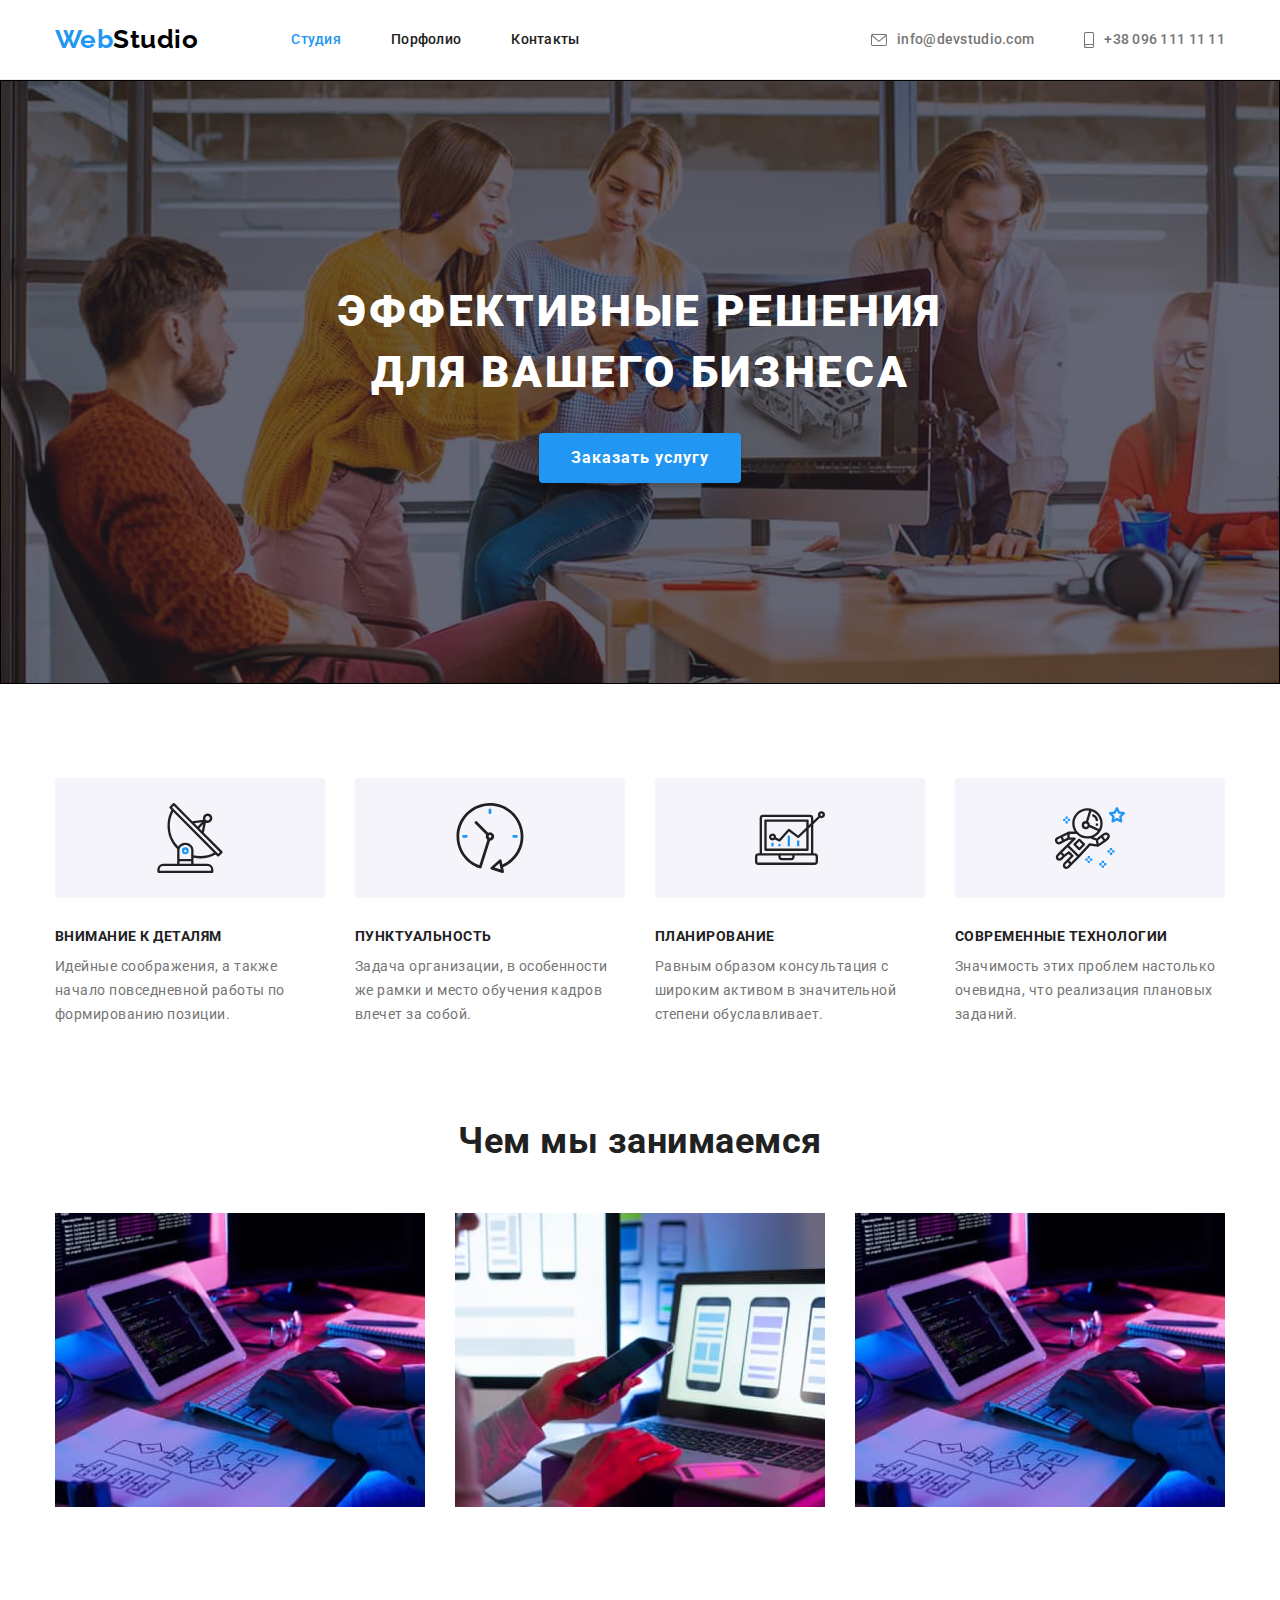
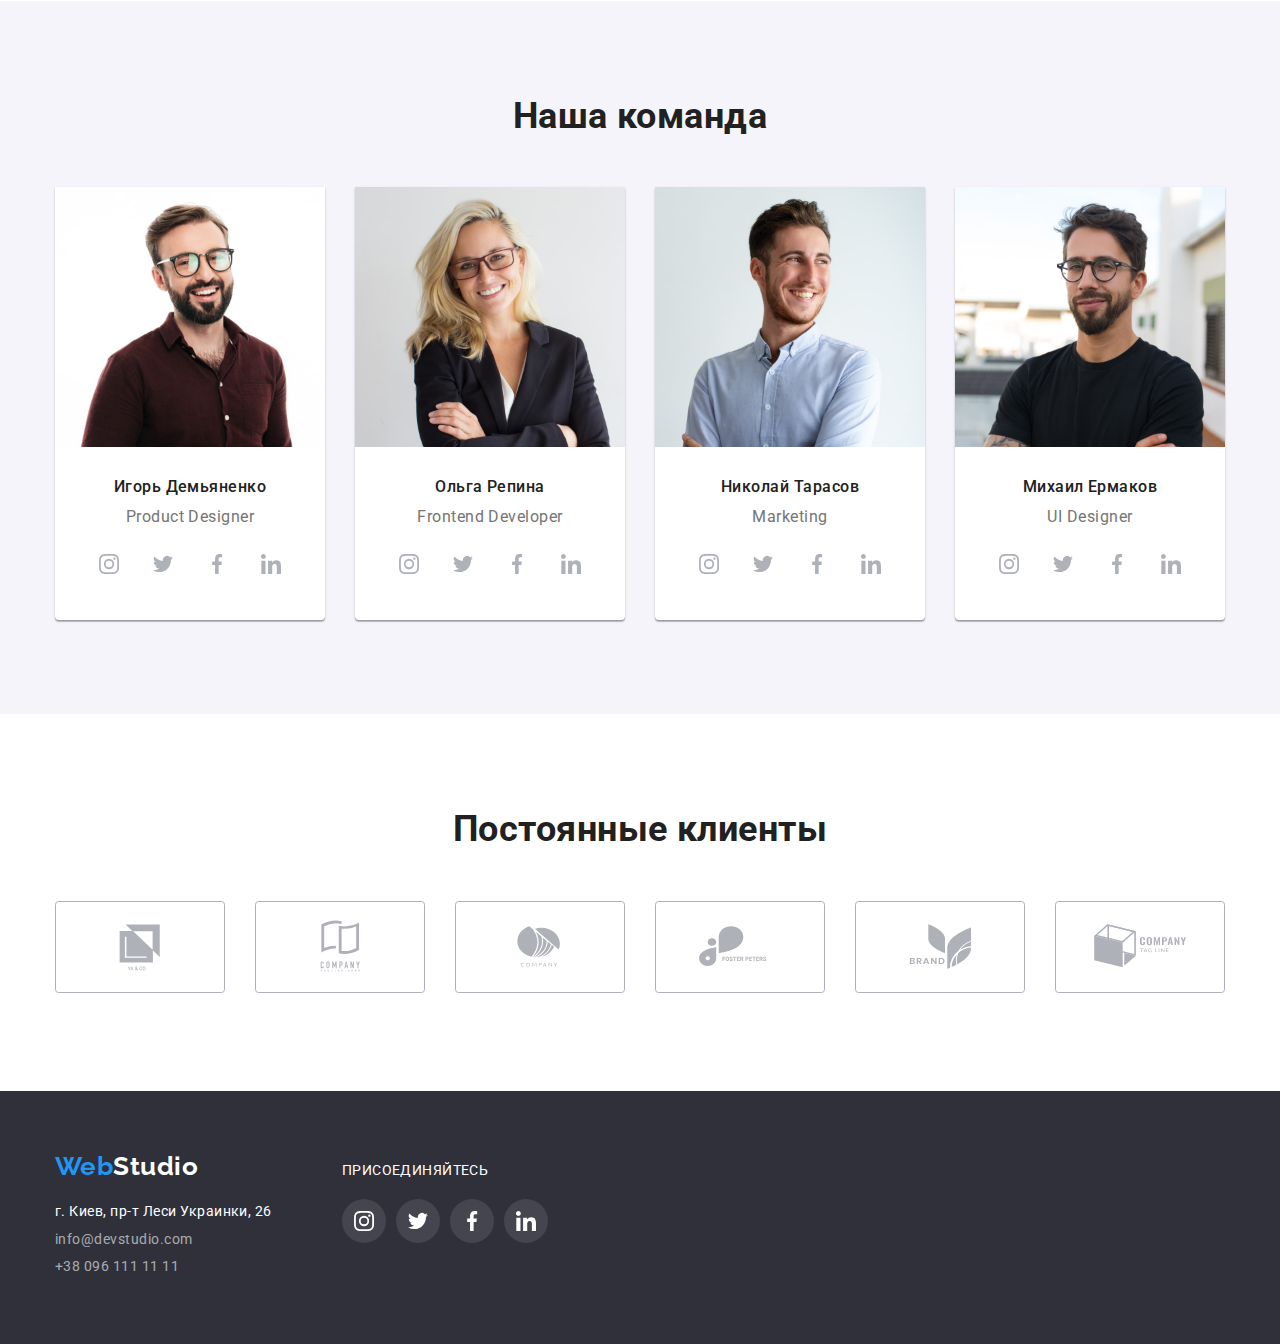
<file: index.html>
<!DOCTYPE html>
<html lang="ru">
  <head>
    <meta charset="UTF-8" />
    <meta http-equiv="X-UA-Compatible" content="IE=edge" />
    <meta name="viewport" content="width=device-width, initial-scale=1.0" />
    <meta
      name="description"
      content="Веб студия по разработке сайтов
    "
    />
    <title>Веб студия</title>
    <!--======================FONTS======================-->
    <link rel="preconnect" href="https://fonts.gstatic.com" />
    <link
      href="https://fonts.googleapis.com/css2?family=Raleway:wght@700&family=Roboto:wght@400;500;700;900&display=swap"
      rel="stylesheet"
    />
    <!--======================нормализатор стилей modern-nomalize======================-->
    <link
      rel="stylesheet"
      href="https://cdnjs.cloudflare.com/ajax/libs/modern-normalize/1.0.0/modern-normalize.min.css"
    />
    <!---======================CSS======================-->
    <link rel="stylesheet" href="./css/styles.css" />
  </head>
  <body>
    <!--======================HEADER======================-->
    <header class="top-header">
      <div class="container header-container">
        <nav class="navigation">
          <a class="logo-link link" href="./index.html" title="Логотип компании" lang="en"
            >Web<span class="part-logo-link link">Studio</span></a
          >
          <ul class="menu-list list">
            <li class="menu-item">
              <a class="menu-link link current" href="./index.html" title="Студия">Студия</a>
            </li>
            <li class="menu-item">
              <a class="menu-link link" href="./portfolio.html" title="Портфолио">Порфолио</a>
            </li>
            <li class="menu-item">
              <a class="menu-link link" href="./index.html" title="Контакты">Контакты</a>
            </li>
          </ul>
        </nav>
        <ul class="contacts-header list">
          <li class="contacts-header-item">
            <a class="contacts-header-link link" href="mailto:info@devstudio.com" lang="en">
              <svg class="icon-header" width="16" height="12">
                <use href="./images/icons.svg#icon-envelope"></use>
              </svg>
              info@devstudio.com</a
            >
          </li>
          <li class="contacts-header-item">
            <a class="contacts-header-link link" href="tel:+380961111111"
              ><svg class="icon-header" width="10" height="16">
                <use href="./images/icons.svg#icon-smartphone"></use>
              </svg>
              +38 096 111 11 11</a
            >
          </li>
        </ul>
      </div>
    </header>
    <main>
      <!--======================SECTION HERO======================-->
      <section class="hero">
        <div class="container">
          <h1 class="hero-title">эффективные решения<br />для вашего бизнеса</h1>
          <button class="button-order" type="button">Заказать услугу</button>
        </div>
      </section>
      <!--======================SECTION ADVANTAGES======================-->
      <section class="advantages">
        <div class="container">
          <h2 class="hidden-title">Наши преймущества</h2>
          <ul class="advantages-list list">
            <li class="advantages-item">
              <div class="box-icons">
                <svg width="70" height="70">
                  <use href="./images/icons.svg#icon-antenna"></use>
                </svg>
              </div>
              <h3 class="advantages-subtitle">Внимание к деталям</h3>
              <p class="advantages-paragraph">
                Идейные соображения, а также начало повседневной работы по формированию позиции.
              </p>
            </li>
            <li class="advantages-item">
              <div class="box-icons">
                <svg width="70" height="70">
                  <use href="./images/icons.svg#icon-clock"></use>
                </svg>
              </div>
              <h3 class="advantages-subtitle">Пунктуальность</h3>
              <p class="advantages-paragraph">
                Задача организации, в особенности же рамки и место обучения кадров влечет за собой.
              </p>
            </li>
            <li class="advantages-item">
              <div class="box-icons">
                <svg width="70" height="70">
                  <use href="./images/icons.svg#icon-diagram"></use>
                </svg>
              </div>
              <h3 class="advantages-subtitle">Планирование</h3>
              <p class="advantages-paragraph">
                Равным образом консультация с широким активом в значительной степени обуславливает.
              </p>
            </li>
            <li class="advantages-item">
              <div class="box-icons">
                <svg width="70" height="70">
                  <use href="./images/icons.svg#icon-astronaut"></use>
                </svg>
              </div>
              <h3 class="advantages-subtitle">Современные технологии</h3>
              <p class="advantages-paragraph">
                Значимость этих проблем настолько очевидна, что реализация плановых заданий.
              </p>
            </li>
          </ul>
        </div>
      </section>
      <!--======================SECTION WORK======================-->
      <section class="work">
        <div class="container">
          <h2 class="headlines">Чем мы занимаемся</h2>
          <ul class="work-list list">
            <li class="work-item">
              <img
                class="work-img"
                src="./images/works-computer.jpg"
                alt="Сотрудник работает за компьютером"
                width="370"
                height="294"
              />
            </li>
            <li class="work-item">
              <img
                class="work-img"
                src="./images/works-laptop.jpg"
                alt="Сотрудник работает за ноутбуком"
                width="370"
                height="294"
              />
            </li>
            <li class="work-item">
              <img
                class="work-img"
                src="./images/works-computer.jpg"
                alt="Сотрудник работает за компьютером"
                width="370"
                height="294"
              />
            </li>
          </ul>
        </div>
      </section>
      <!--======================SECTION TEAM======================-->
      <section class="team section">
        <div class="container">
          <h2 class="headlines">Наша команда</h2>
          <ul class="team-list list">
            <li class="team-item">
              <div class="team-card">
                <img
                  class="team-img"
                  src="./images/product-designer.jpg"
                  alt="Игорь Демьяненко"
                  width="270"
                  height="260"
                />
                <h3 class="team-name-title">Игорь Демьяненко</h3>
                <p class="team-post-paragraph" lang="en">Product Designer</p>
                <ul class="social-links-list link list">
                  <li>
                    <a
                      class="social-link-team-card"
                      href="https://www.instagram.com/"
                      target="_blank"
                    >
                      <svg class="social-page" width="44" height="44">
                        <use href="./images/icons.svg#icon-instagram"></use>
                      </svg>
                    </a>
                  </li>
                  <li>
                    <a
                      class="social-link-team-card"
                      href="https://twitter.com/?lang=uk"
                      target="_blank"
                    >
                      <svg class="social-page" width="44" height="44">
                        <use href="./images/icons.svg#icon-twitter"></use>
                      </svg>
                    </a>
                  </li>
                  <li>
                    <a
                      class="social-link-team-card"
                      href="https://www.facebook.com/"
                      target="_blank"
                    >
                      <svg class="social-page" width="44" height="44">
                        <use href="./images/icons.svg#icon-facebook"></use>
                      </svg>
                    </a>
                  </li>
                  <li>
                    <a
                      class="social-link-team-card"
                      href="https://www.linkedin.com/"
                      target="_blank"
                    >
                      <svg class="social-page" width="44" height="44">
                        <use href="./images/icons.svg#icon-linkedin"></use>
                      </svg>
                    </a>
                  </li>
                </ul>
              </div>
            </li>
            <li class="team-item">
              <div class="team-card">
                <img
                  class="team-img"
                  src="./images/frontend-developer.jpg"
                  alt="Ольга Репина"
                  width="270"
                  height="260"
                />
                <h3 class="team-name-title">Ольга Репина</h3>
                <p class="team-post-paragraph" lang="en">Frontend Developer</p>
                <ul class="social-links-list link list">
                  <li>
                    <a
                      class="social-link-team-card"
                      href="https://www.instagram.com/"
                      target="_blank"
                    >
                      <svg class="social-page" width="44" height="44">
                        <use href="./images/icons.svg#icon-instagram"></use>
                      </svg>
                    </a>
                  </li>
                  <li>
                    <a
                      class="social-link-team-card"
                      href="https://twitter.com/?lang=uk"
                      target="_blank"
                    >
                      <svg class="social-page" width="44" height="44">
                        <use href="./images/icons.svg#icon-twitter"></use>
                      </svg>
                    </a>
                  </li>
                  <li>
                    <a
                      class="social-link-team-card"
                      href="https://www.facebook.com/"
                      target="_blank"
                    >
                      <svg class="social-page" width="44" height="44">
                        <use href="./images/icons.svg#icon-facebook"></use>
                      </svg>
                    </a>
                  </li>
                  <li>
                    <a
                      class="social-link-team-card"
                      href="https://www.linkedin.com/"
                      target="_blank"
                    >
                      <svg class="social-page" width="44" height="44">
                        <use href="./images/icons.svg#icon-linkedin"></use>
                      </svg>
                    </a>
                  </li>
                </ul>
              </div>
            </li>
            <li class="team-item">
              <div class="team-card">
                <img
                  class="team-img"
                  src="./images/marketing.jpg"
                  alt="Николай Тарасов"
                  width="270"
                  height="260"
                />
                <h3 class="team-name-title">Николай Тарасов</h3>
                <p class="team-post-paragraph" lang="en">Marketing</p>
                <ul class="social-links-list link list">
                  <li>
                    <a
                      class="social-link-team-card"
                      href="https://www.instagram.com/"
                      target="_blank"
                    >
                      <svg class="social-page" width="44" height="44">
                        <use href="./images/icons.svg#icon-instagram"></use>
                      </svg>
                    </a>
                  </li>
                  <li>
                    <a
                      class="social-link-team-card"
                      href="https://twitter.com/?lang=uk"
                      target="_blank"
                    >
                      <svg class="social-page" width="44" height="44">
                        <use href="./images/icons.svg#icon-twitter"></use>
                      </svg>
                    </a>
                  </li>
                  <li>
                    <a
                      class="social-link-team-card"
                      href="https://www.facebook.com/"
                      target="_blank"
                    >
                      <svg class="social-page" width="44" height="44">
                        <use href="./images/icons.svg#icon-facebook"></use>
                      </svg>
                    </a>
                  </li>
                  <li>
                    <a
                      class="social-link-team-card"
                      href="https://www.linkedin.com/"
                      target="_blank"
                    >
                      <svg class="social-page" width="44" height="44">
                        <use href="./images/icons.svg#icon-linkedin"></use>
                      </svg>
                    </a>
                  </li>
                </ul>
              </div>
            </li>
            <li class="team-item">
              <div class="team-card">
                <img
                  class="team-img"
                  src="./images/ul-designer.jpg"
                  alt="Михаил Ермаков"
                  width="270"
                  height="260"
                />
                <h3 class="team-name-title">Михаил Ермаков</h3>
                <p class="team-post-paragraph" lang="en">UI Designer</p>
                <ul class="social-links-list link list">
                  <li>
                    <a
                      class="social-link-team-card"
                      href="https://www.instagram.com/"
                      target="_blank"
                    >
                      <svg class="social-page" width="44" height="44">
                        <use href="./images/icons.svg#icon-instagram"></use>
                      </svg>
                    </a>
                  </li>
                  <li>
                    <a
                      class="social-link-team-card"
                      href="https://twitter.com/?lang=uk"
                      target="_blank"
                    >
                      <svg class="social-page" width="44" height="44">
                        <use href="./images/icons.svg#icon-twitter"></use>
                      </svg>
                    </a>
                  </li>
                  <li>
                    <a
                      class="social-link-team-card"
                      href="https://www.facebook.com/"
                      target="_blank"
                    >
                      <svg class="social-page" width="44" height="44">
                        <use href="./images/icons.svg#icon-facebook"></use>
                      </svg>
                    </a>
                  </li>
                  <li>
                    <a
                      class="social-link-team-card"
                      href="https://www.linkedin.com/"
                      target="_blank"
                    >
                      <svg class="social-page" width="44" height="44">
                        <use href="./images/icons.svg#icon-linkedin"></use>
                      </svg>
                    </a>
                  </li>
                </ul>
              </div>
            </li>
          </ul>
        </div>
      </section>
      <!--=======================CLIENTS=========================-->
      <section class="clients">
        <div class="container">
          <h2 class="headlines">Постоянные клиенты</h2>
          <ul class="clients-list list">
            <li>
              <a class="client-link" href="" target="_blank">
                <svg class="client-page" width="170" height="92">
                  <use href="./images/icons.svg#icon-client-one"></use>
                </svg>
              </a>
            </li>
            <li>
              <a class="client-link" href="" target="_blank">
                <svg class="client-page" width="170" height="92">
                  <use href="./images/icons.svg#icon-client-two"></use>
                </svg>
              </a>
            </li>
            <li>
              <a class="client-link" href="" target="_blank">
                <svg class="client-page" width="170" height="92">
                  <use href="./images/icons.svg#icon-client-three"></use>
                </svg>
              </a>
            </li>
            <li>
              <a class="client-link" href="" target="_blank">
                <svg class="client-page" width="170" height="92">
                  <use href="./images/icons.svg#icon-client-four"></use>
                </svg>
              </a>
            </li>
            <li>
              <a class="client-link" href="" target="_blank">
                <svg class="client-page" width="170" height="92">
                  <use href="./images/icons.svg#icon-client-five"></use>
                </svg>
              </a>
            </li>
            <li>
              <a class="client-link" href="" target="_blank">
                <svg class="client-page" width="170" height="92">
                  <use href="./images/icons.svg#icon-client-six"></use>
                </svg>
              </a>
            </li>
          </ul>
        </div>
      </section>
    </main>
    <!--======================FOOTER======================-->
    <footer class="bottom-footer">
      <div class="container">
        <ul class="footer-list list">
          <li>
            <a class="logo-link link" href="./index.html" title="Логотип компании" lang="en"
              >Web<span class="option-logo link">Studio</span></a
            >
            <address class="address-font-style">
              <ul class="contacts-footer-list list">
                <li class="contacts-item contacts-footer-item">
                  <a
                    class="contacts-footer link"
                    href="https://goo.gl/maps/wDVfCGWacjPR4fe57"
                    target="_blank"
                    rel="noopener noreferrer"
                    >г. Киев, пр-т Леси Украинки, 26</a
                  >
                </li>
                <li class="contacts-item">
                  <a
                    class="contacts-footer contacts-footer-addcolor link"
                    href="mailto:info@devstudio.com"
                    lang="en"
                    >info@devstudio.com</a
                  >
                </li>
                <li class="contacts-item">
                  <a class="contacts-footer contacts-footer-addcolor link" href="tel:+380961111111"
                    >+38 096 111 11 11</a
                  >
                </li>
              </ul>
            </address>
          </li>
          <li class="join">
            <p class="footer-paragraph">присоединяйтесь</p>
            <ul class="social-links-list-footer link list">
              <li class="social-links-item-footer">
                <a class="social-link-footer" href="https://www.instagram.com/" target="_blank">
                  <svg class="social-page-footer" width="44" height="44">
                    <use href="./images/icons.svg#icon-instagram"></use>
                  </svg>
                </a>
              </li>
              <li class="social-links-item-footer">
                <a class="social-link-footer" href="https://twitter.com/?lang=uk" target="_blank">
                  <svg class="social-page-footer" width="44" height="44">
                    <use href="./images/icons.svg#icon-twitter"></use>
                  </svg>
                </a>
              </li>
              <li class="social-links-item-footer">
                <a class="social-link-footer" href="https://www.facebook.com/" target="_blank">
                  <svg class="social-page-footer" width="44" height="44">
                    <use href="./images/icons.svg#icon-facebook"></use>
                  </svg>
                </a>
              </li>
              <li class="social-links-item-footer">
                <a class="social-link-footer" href="https://www.linkedin.com/" target="_blank">
                  <svg class="social-page-footer" width="44" height="44">
                    <use href="./images/icons.svg#icon-linkedin"></use>
                  </svg>
                </a>
              </li>
            </ul>
          </li>
        </ul>
      </div>
    </footer>
  </body>
</html>
</file>
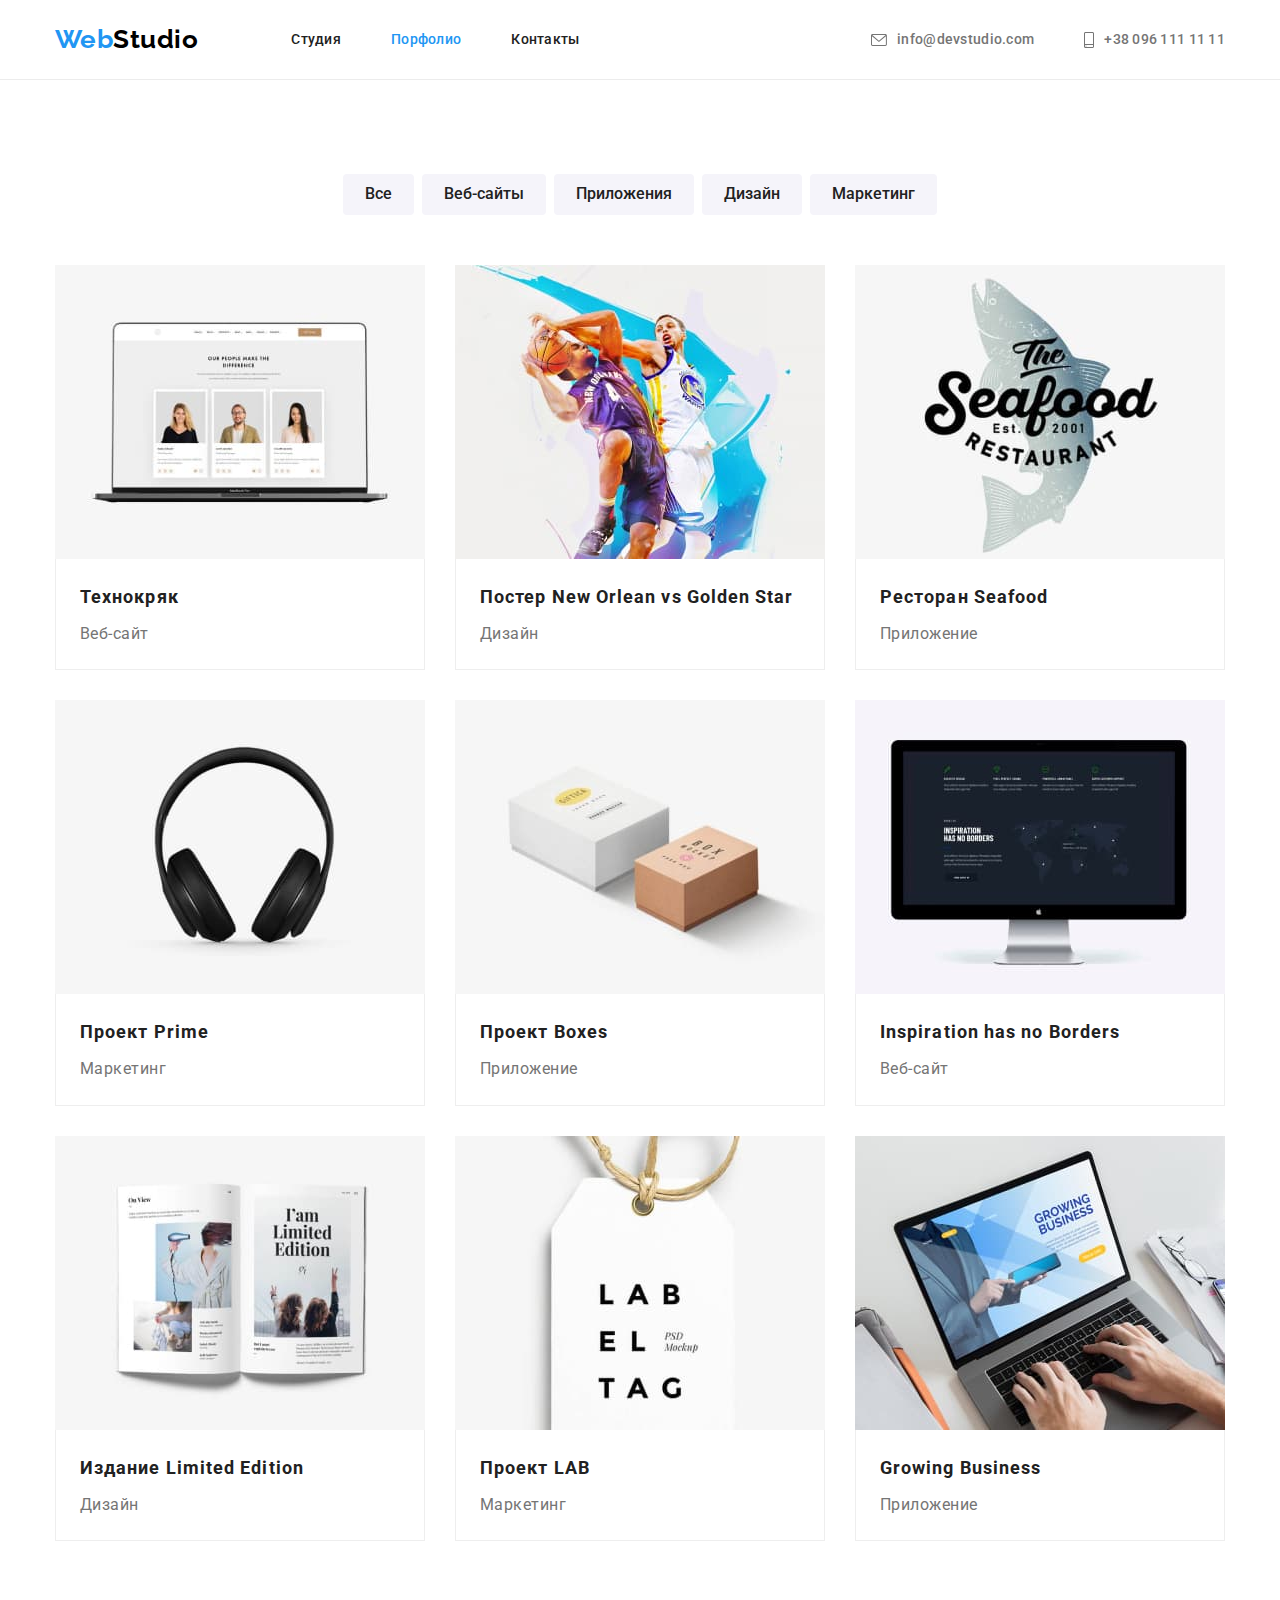
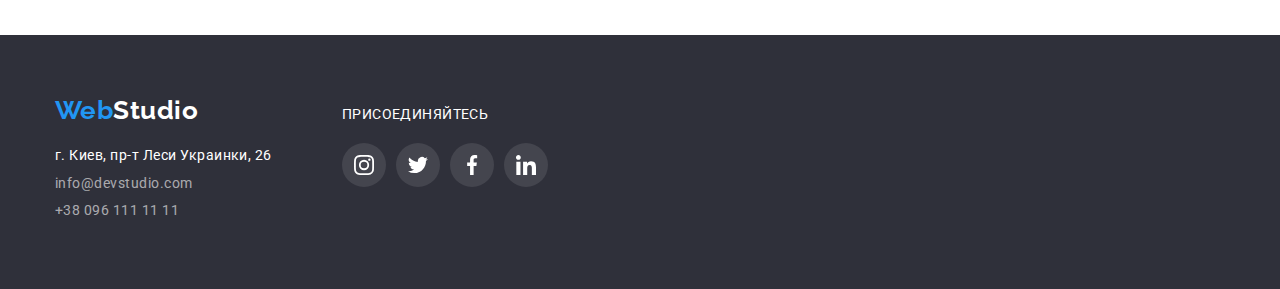
<file: portfolio.html>
<!DOCTYPE html>
<html lang="ru">
  <head>
    <meta charset="UTF-8" />
    <meta http-equiv="X-UA-Compatible" content="IE=edge" />
    <meta name="viewport" content="width=device-width, initial-scale=1.0" />
    <meta
      name="description"
      content="Портфолио: Веб-сайты, приложения, дизайн, маркетинг
    "
    />
    <title>Портфолио / WebStudio</title>
    <!--======================FONTS======================-->
    <link rel="preconnect" href="https://fonts.gstatic.com" />
    <link
      href="https://fonts.googleapis.com/css2?family=Raleway:wght@700&family=Roboto:wght@400;500;700;900&display=swap"
      rel="stylesheet"
    />
    <!--======================нормализатор стилей modern-nomalize======================-->
    <link
      rel="stylesheet"
      href="https://cdnjs.cloudflare.com/ajax/libs/modern-normalize/1.0.0/modern-normalize.min.css"
    />
    <!--======================CSS======================-->
    <link rel="stylesheet" href="./css/styles.css" />
  </head>
  <body>
    <!--======================HEADER======================-->
    <header class="top-header">
      <div class="container header-container">
        <nav class="navigation">
          <a class="logo-link link" href="./index.html" title="Логотип компании" lang="en"
            >Web<span class="part-logo-link link">Studio</span></a
          >
          <ul class="menu-list list">
            <li class="menu-item">
              <a class="menu-link link" href="./index.html" title="Студия">Студия</a>
            </li>
            <li class="menu-item">
              <a class="menu-link link current" href="./portfolio.html" title="Портфолио"
                >Порфолио</a
              >
            </li>
            <li class="menu-item">
              <a class="menu-link link" href="./index.html" title="Контакты">Контакты</a>
            </li>
          </ul>
        </nav>
        <ul class="contacts-header list">
          <li class="contacts-header-item">
            <a class="contacts-header-link link" href="mailto:info@devstudio.com" lang="en">
              <svg class="icon-header" width="16" height="12">
                <use href="./images/icons.svg#icon-envelope"></use>
              </svg>
              info@devstudio.com</a
            >
          </li>
          <li class="contacts-header-item">
            <a class="contacts-header-link link" href="tel:+380961111111"
              ><svg class="icon-header" width="10" height="16">
                <use href="./images/icons.svg#icon-smartphone"></use>
              </svg>
              +38 096 111 11 11</a
            >
          </li>
        </ul>
      </div>
    </header>
    <main>
      <!--======================FILTER======================-->
      <section class="buttons-filter section">
        <div class="container">
          <h1 class="hidden-title">Сортировка портфолио компании Веб Студио</h1>
          <ul class="buttons-filter-list list">
            <li class="buttons-filter-item">
              <button class="button-filter" type="button">Все</button>
            </li>
            <li class="buttons-filter-item">
              <button class="button-filter" type="button">Веб-сайты</button>
            </li>
            <li class="buttons-filter-item">
              <button class="button-filter" type="button">Приложения</button>
            </li>
            <li class="buttons-filter-item">
              <button class="button-filter" type="button">Дизайн</button>
            </li>
            <li class="buttons-filter-item">
              <button class="button-filter" type="button">Маркетинг</button>
            </li>
          </ul>
          <ul class="filter-portfolio-list list">
            <li class="filter-portfolio-item">
              <a class="link" href="#"
                ><img
                  src="./images/site-tehnokryak.jpg"
                  alt="Сайт Технокряк"
                  width="370"
                  height="294"
                />
                <div class="filter-portfolio-container-bg">
                  <h2 class="filter-portfolio-title">Технокряк</h2>
                  <p class="filter-portfolio-paragraph">Веб-сайт</p>
                </div>
              </a>
            </li>
            <li class="filter-portfolio-item">
              <a class="link" href=""
                ><img
                  src="./images/poster.jpg"
                  alt="Постер New Orlean vs Golden Star"
                  width="370"
                  height="294"
                />
                <div class="filter-portfolio-container-bg">
                  <h2 class="filter-portfolio-title">
                    Постер <span lang="en">New Orlean vs Golden Star</span>
                  </h2>
                  <p class="filter-portfolio-paragraph">Дизайн</p>
                </div>
              </a>
            </li>
            <li class="filter-portfolio-item">
              <a class="link" href=""
                ><img
                  src="./images/restaurant.jpg"
                  alt="Ресторан Seafood"
                  width="370"
                  height="294"
                />
                <div class="filter-portfolio-container-bg">
                  <h2 class="filter-portfolio-title">Ресторан <span lang="en">Seafood</span></h2>
                  <p class="filter-portfolio-paragraph">Приложение</p>
                </div>
              </a>
            </li>
            <li class="filter-portfolio-item">
              <a class="link" href=""
                ><img
                  src="./images/prime-project.jpg"
                  alt="Проект Prime"
                  width="370"
                  height="294"
                />
                <div class="filter-portfolio-container-bg">
                  <h2 class="filter-portfolio-title">Проект <span lang="en">Prime</span></h2>
                  <p class="filter-portfolio-paragraph">Маркетинг</p>
                </div>
              </a>
            </li>
            <li class="filter-portfolio-item">
              <a class="link" href=""
                ><img
                  src="./images/boxes-project.jpg"
                  alt="Проект Boxes"
                  width="370"
                  height="294"
                />
                <div class="filter-portfolio-container-bg">
                  <h2 class="filter-portfolio-title">Проект <span lang="en">Boxes</span></h2>
                  <p class="filter-portfolio-paragraph">Приложение</p>
                </div>
              </a>
            </li>
            <li class="filter-portfolio-item">
              <a class="link" href=""
                ><img
                  src="./images/inspiration-site.jpg"
                  alt="Inspiration has no Borders"
                  width="370"
                  height="294"
                />
                <div class="filter-portfolio-container-bg">
                  <h2 class="filter-portfolio-title" lang="en">Inspiration has no Borders</h2>
                  <p class="filter-portfolio-paragraph">Веб-сайт</p>
                </div>
              </a>
            </li>
            <li class="filter-portfolio-item">
              <a class="link" href=""
                ><img
                  src="./images/limited-ldition.jpg"
                  alt="Издание Limited Edition"
                  width="370"
                  height="294"
                />
                <div class="filter-portfolio-container-bg">
                  <h2 class="filter-portfolio-title">
                    Издание <span lang="en">Limited Edition</span>
                  </h2>
                  <p class="filter-portfolio-paragraph">Дизайн</p>
                </div>
              </a>
            </li>
            <li class="filter-portfolio-item">
              <a class="link" href=""
                ><img src="./images/project-lab.jpg" alt="Проект LAB" width="370" height="294" />
                <div class="filter-portfolio-container-bg">
                  <h2 class="filter-portfolio-title">Проект <span lang="en">LAB</span></h2>
                  <p class="filter-portfolio-paragraph">Маркетинг</p>
                </div>
              </a>
            </li>
            <li class="filter-portfolio-item">
              <a class="link" href=""
                ><img
                  src="./images/growing-business.jpg"
                  alt="Приложение Growing Business"
                  width="370"
                  height="294"
                />
                <div class="filter-portfolio-container-bg">
                  <h2 class="filter-portfolio-title" lang="en">Growing Business</h2>
                  <p class="filter-portfolio-paragraph">Приложение</p>
                </div>
              </a>
            </li>
          </ul>
        </div>
      </section>
    </main>
    <!--======================FOOTER======================-->
    <footer class="bottom-footer">
      <div class="container">
        <ul class="footer-list list">
          <li>
            <a class="logo-link link" href="./index.html" title="Логотип компании" lang="en"
              >Web<span class="option-logo link">Studio</span></a
            >
            <address class="address-font-style">
              <ul class="contacts-footer-list list">
                <li class="contacts-item contacts-footer-item">
                  <a
                    class="contacts-footer link"
                    href="https://goo.gl/maps/wDVfCGWacjPR4fe57"
                    target="_blank"
                    rel="noopener noreferrer"
                    >г. Киев, пр-т Леси Украинки, 26</a
                  >
                </li>
                <li class="contacts-item">
                  <a
                    class="contacts-footer contacts-footer-addcolor link"
                    href="mailto:info@devstudio.com"
                    lang="en"
                    >info@devstudio.com</a
                  >
                </li>
                <li class="contacts-item">
                  <a class="contacts-footer contacts-footer-addcolor link" href="tel:+380961111111"
                    >+38 096 111 11 11</a
                  >
                </li>
              </ul>
            </address>
          </li>
          <li class="join">
            <p class="footer-paragraph">присоединяйтесь</p>
            <ul class="social-links-list-footer link list">
              <li class="social-links-item-footer">
                <a class="social-link-footer" href="https://www.instagram.com/" target="_blank">
                  <svg class="social-page-footer" width="44" height="44">
                    <use href="./images/icons.svg#icon-instagram"></use>
                  </svg>
                </a>
              </li>
              <li class="social-links-item-footer">
                <a class="social-link-footer" href="https://twitter.com/?lang=uk" target="_blank">
                  <svg class="social-page-footer" width="44" height="44">
                    <use href="./images/icons.svg#icon-twitter"></use>
                  </svg>
                </a>
              </li>
              <li class="social-links-item-footer">
                <a class="social-link-footer" href="https://www.facebook.com/" target="_blank">
                  <svg class="social-page-footer" width="44" height="44">
                    <use href="./images/icons.svg#icon-facebook"></use>
                  </svg>
                </a>
              </li>
              <li class="social-links-item-footer">
                <a class="social-link-footer" href="https://www.linkedin.com/" target="_blank">
                  <svg class="social-page-footer" width="44" height="44">
                    <use href="./images/icons.svg#icon-linkedin"></use>
                  </svg>
                </a>
              </li>
            </ul>
          </li>
        </ul>
      </div>
    </footer>
  </body>
</html>
</file>
<file: css/styles.css>
/*==================COMPONENTS==================*/
:root {
  --main-font: 'Roboto', sans-serif;
  --secondary-font: 'Raleway', sans-serif;
  --main-text-color: #212121;
  --secondary-color: #ffffff;
  --additional-color: #757575;
  --akcent-text-color: #2196f3;
  --footer-bg-color: #2f303a;
}
body {
  font-family: var(--main-font);
  color: var(--main-text-color);
  letter-spacing: 0.03em;
}
h1,
h2,
h3,
p {
  margin-top: 0;
  margin-bottom: 0;
}
ul {
  margin-top: 0;
  margin-bottom: 0;
  padding-left: 0;
}
img {
  display: block;
}
.section {
  padding-top: 94px;
  padding-bottom: 94px;
}
.container {
  width: 1200px;
  padding-left: 15px;
  padding-right: 15px;
  margin: 0 auto;
}
.link.current {
  color: var(--akcent-text-color);
}
.link {
  text-decoration: none;
}
.list {
  list-style: none;
}
.hidden-title {
  display: none;
}
.headlines {
  font-size: 36px;
  line-height: 1.18;
  margin-bottom: 50px;
  text-align: center;
}
/*==================END COMPONENTS==================*/

/*==================HEADER==================*/
.top-header {
  padding-top: 24px;
  padding-bottom: 24px;
  border-bottom: 1px solid #ececec;
}
.header-container {
  display: flex;
  align-items: center;
  justify-content: space-between;
}
.navigation {
  display: flex;
  align-items: center;
}
.logo-link {
  font-family: var(--secondary-font);
  font-weight: 700;
  font-size: 26px;
  line-height: 1.2;
  color: var(--akcent-text-color);
}
.part-logo-link {
  color: #000;
}
.menu-list {
  display: flex;
  align-items: center;
  margin-left: 93px;
}
.menu-item:not(:last-child) {
  margin-right: 50px;
}
.contacts-header {
  display: flex;
  align-items: center;
}
.contacts-header-item {
  margin-left: 50px;
}
.menu-link {
  font-weight: 500;
  font-size: 14px;
  line-height: 1.16;
  letter-spacing: 0.02em;
  color: var(--main-text-color);
}
.menu-link:hover,
.menu-link:focus {
  color: var(--akcent-text-color);
}
.contacts-header-link {
  display: flex;
  align-items: center;
  font-weight: 500;
  font-size: 14px;
  line-height: 1.16;
  letter-spacing: 0.02em;
  color: var(--additional-color);
}
.contacts-header-link:hover,
.contacts-header-link:focus {
  color: var(--akcent-text-color);
}
.icon-header {
  margin-right: 10px;
  fill: var(--additional-color);
}
.contacts-header-link:hover .icon-header,
.contacts-header-link:focus .icon-header {
  fill: var(--akcent-text-color);
}
/*==================END HEADER==================*/

/*==================FOOTER==================*/
.option-logo {
  color: #ffffff;
}
.contacts-footer {
  font-weight: 400;
  font-size: 14px;

  color: var(--secondary-color);
}
.contacts-footer:hover,
.contacts-footer:focus {
  color: var(--akcent-text-color);
}
.contacts-footer-addcolor {
  color: rgba(255, 255, 255, 0.6);
}
.address-font-style {
  font-style: normal;
  margin-top: 20px;
}
.contacts-item {
  padding-bottom: 9px;
}
.bottom-footer {
  padding-top: 60px;
  padding-bottom: 60px;
  background-color: var(--footer-bg-color);
}
.join {
  padding-top: 12px;
  padding-left: 70px;
}
.footer-paragraph {
  margin-bottom: 20px;
  font-weight: 700px;
  font-size: 14px;
  line-height: 1.14;
  letter-spacing: 0.03em;
  text-transform: uppercase;
  color: var(--secondary-color);
}
.footer-list {
  display: flex;
}
.social-links-list-footer {
  display: flex;
}
.social-links-item-footer:not(:last-child) {
  margin-right: 10px;
}
.social-page-footer {
  fill: var(--secondary-color);
  border-radius: 50%;
  background-color: rgba(255, 255, 255, 0.1);
}
.social-link-footer:hover .social-page-footer,
.social-link-footer:focus .social-page-footer {
  fill: var(--secondary-color);
  background-color: var(--akcent-text-color);
}
/*==================END FOOTER==================*/

/*==================HERO==================*/
.hero {
  text-align: center;
  padding-bottom: 200px;
  padding-top: 200px;
  background-color: #c4c4c4;
  background-image: linear-gradient(rgba(47, 48, 58, 0.4), rgba(47, 48, 58, 0.4)),
    url(../images/background-header.jpg);
  border: 1px solid #000;
  max-width: 1600px;
  margin: 0 auto;
  background-size: cover;
}
.hero-title {
  margin-bottom: 30px;
  font-weight: 900;
  font-size: 44px;
  line-height: 1.38;
  letter-spacing: 0.06em;
  text-transform: uppercase;
  color: var(--secondary-color);
}
.button-order {
  padding: 10px 32px;
  min-width: 200px;
  border-radius: 4px;
  border: none;
  font-weight: 700;
  font-size: 16px;
  line-height: 1.9;
  letter-spacing: 0.06em;
  color: var(--secondary-color);
  background-color: var(--akcent-text-color);
  box-shadow: 0px 4px 4px rgba(0, 0, 0, 0.15);
  cursor: pointer;
}
.button-order:hover,
.button-order:focus {
  color: var(--secondary-color);
  background: #188ce8;
  box-shadow: 0px 4px 4px rgba(0, 0, 0, 0.15);
  border-radius: 4px;
}
/*==================END HERO==================*/

/*==================ADVANTAGES==================*/
.advantages {
  padding-top: 94px;
  padding-bottom: 47px;
}
.advantages-list {
  display: flex;
  justify-content: space-between;
}
.advantages-item {
  flex-basis: calc((100% - 90px) / 4);
}
.box-icons {
  display: flex;
  justify-content: center;
  align-items: center;
  width: 270px;
  height: 120px;
  background-color: #f5f4fa;
  border-radius: 4px;
}
.advantages-subtitle {
  font-size: 14px;
  line-height: 1.16;
  text-transform: uppercase;
  margin-top: 30px;
  margin-bottom: 10px;
}
.advantages-paragraph {
  font-size: 14px;
  line-height: 1.72;
  color: var(--additional-color);
}
/*==================END ADVANTAGES==================*/

/*==================WORK==================*/
.work {
  padding-top: 47px;
  padding-bottom: 94px;
}
.work-list {
  display: flex;
  flex-wrap: wrap;
  margin-left: -30px;
  margin-top: -30px;
}
.work-item {
  flex-basis: calc((100% - 90px) / 3);
  margin-left: 30px;
  margin-top: 30px;
}
/*==================END WORK==================*/

/*==================TEAM==================*/
.team {
  background-color: #f5f4fa;
}
.team-list {
  display: flex;
  margin-top: -30px;
  margin-left: -30px;
  flex-wrap: wrap;
}
.team-item {
  margin-top: 30px;
  margin-left: 30px;
  flex-basis: calc((100% - 120px) / 4);
}
.team-card {
  text-align: center;
  padding-bottom: 30px;
  background-color: var(--secondary-color);
  box-shadow: 0px 1px 3px rgba(0, 0, 0, 0.12), 0px 1px 1px rgba(0, 0, 0, 0.14),
    0px 2px 1px rgba(0, 0, 0, 0.2);
  border-radius: 0px 0px 4px 4px;
}
.team-name-title {
  margin-top: 30px;
  margin-bottom: 10px;
  font-weight: 500;
  font-size: 16px;
  line-height: 1.2;
}
.team-post-paragraph {
  font-size: 16px;
  line-height: 1.2;
  margin-bottom: 16px;
  color: var(--additional-color);
}
.social-links-list {
  display: flex;
  justify-content: space-between;
  padding-left: 32px;
  padding-right: 32px;
}
.social-page {
  fill: #afb1b8;
}
.social-link-team-card:hover .social-page,
.social-link-team-card:focus .social-page {
  fill: var(--secondary-color);
  border-radius: 50%;
  background-color: var(--akcent-text-color);
}
/*==================CLIENTS==================*/
.clients {
  padding-top: 94px;
  padding-bottom: 94px;
}
.clients-list {
  display: flex;
  justify-content: space-between;
}
.client-page {
  fill: #afb1b8;
  border: #afb1b8 1px solid;
  border-radius: 3.5px;
}
.client-link:hover .client-page,
.client-link:focus .client-page {
  fill: var(--akcent-text-color);
  border: 1px solid var(--akcent-text-color);
}
/*==================END INDEX==================*/

/*==================PORTFOLIO==================*/
.buttons-filter-list {
  display: flex;
  justify-content: center;
  margin-bottom: 50px;
}
.buttons-filter-item:not(:last-child) {
  margin-right: 8px;
}
.button-filter {
  padding: 6px 22px;
  font-family: var(--main-font);
  font-weight: 500;
  font-size: 16px;
  line-height: 1.8;
  text-align: center;
  color: var(--main-text-color);
  background: #f5f4fa;
  border: none;
  border-radius: 4px;
  cursor: pointer;
}
.button-filter:hover,
.button-filter:focus {
  color: var(--secondary-color);
  background: var(--akcent-text-color);
  box-shadow: 0px 3px 1px rgba(0, 0, 0, 0.1), 0px 1px 2px rgba(0, 0, 0, 0.08),
    0px 2px 2px rgba(0, 0, 0, 0.12);
  border-radius: 4px;
}
.filter-portfolio-list {
  display: flex;
  flex-wrap: wrap;
  margin-top: -30px;
  margin-left: -30px;
}
.filter-portfolio-item {
  margin-top: 30px;
  margin-left: 30px;
  flex-basis: calc((100% - 90px) / 3);
}
.filter-portfolio-item:hover,
.filter-portfolio-item:focus {
  box-shadow: 0px 1px 1px rgba(0, 0, 0, 0.12), 0px 4px 4px rgba(0, 0, 0, 0.06),
    1px 4px 6px rgba(0, 0, 0, 0.16);
}
.filter-portfolio-title {
  margin-bottom: 4px;
  margin-left: 24px;
  margin-right: 24px;
  font-size: 18px;
  line-height: 2;
  letter-spacing: 0.06em;
  color: var(--main-text-color);
}
.filter-portfolio-paragraph {
  margin-left: 24px;
  margin-right: 24px;
  font-size: 16px;
  line-height: 1.9;
  color: var(--additional-color);
}
.filter-portfolio-container-bg {
  padding-top: 20px;
  padding-bottom: 20px;
  width: 370px;
  background: var(--secondary-color);
  border: 1px solid #eeeeee;
  border-top: 0px;
}
/*==================END PORTFOLIO==================*/
</file>
